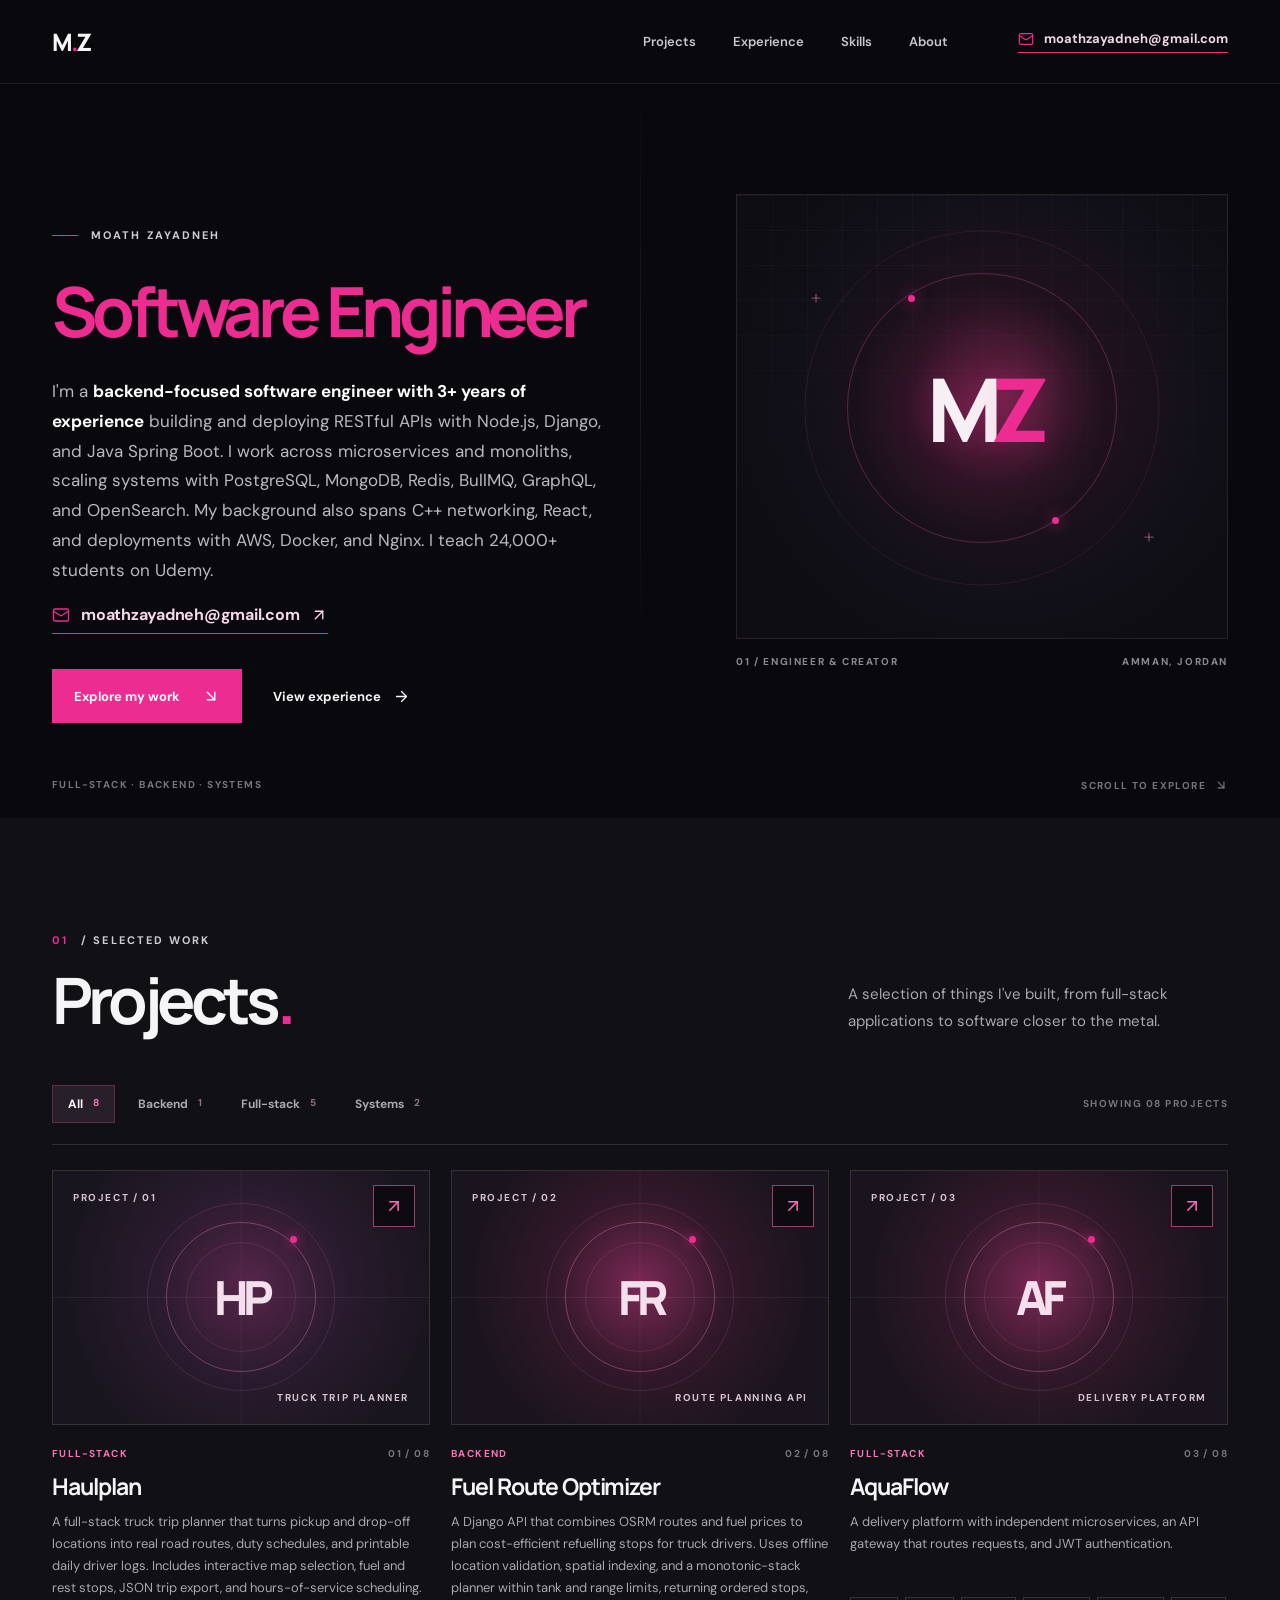
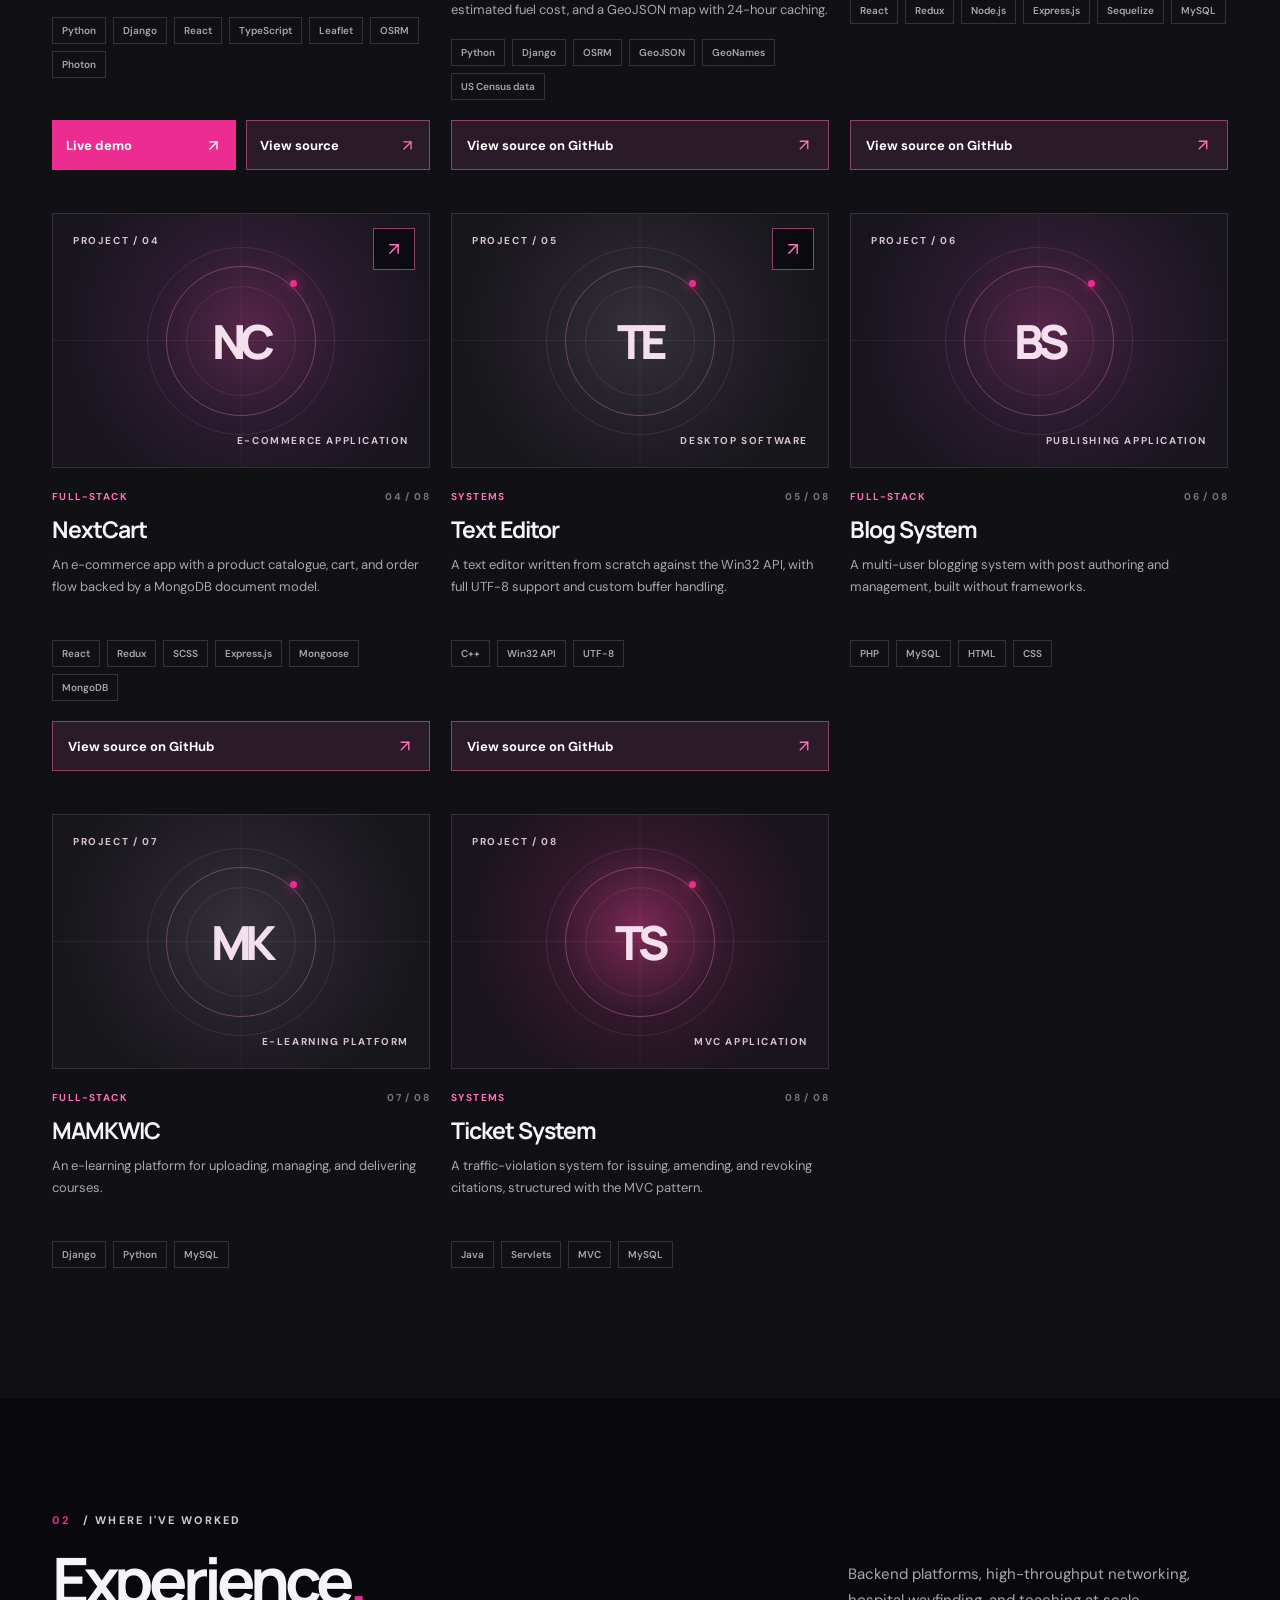
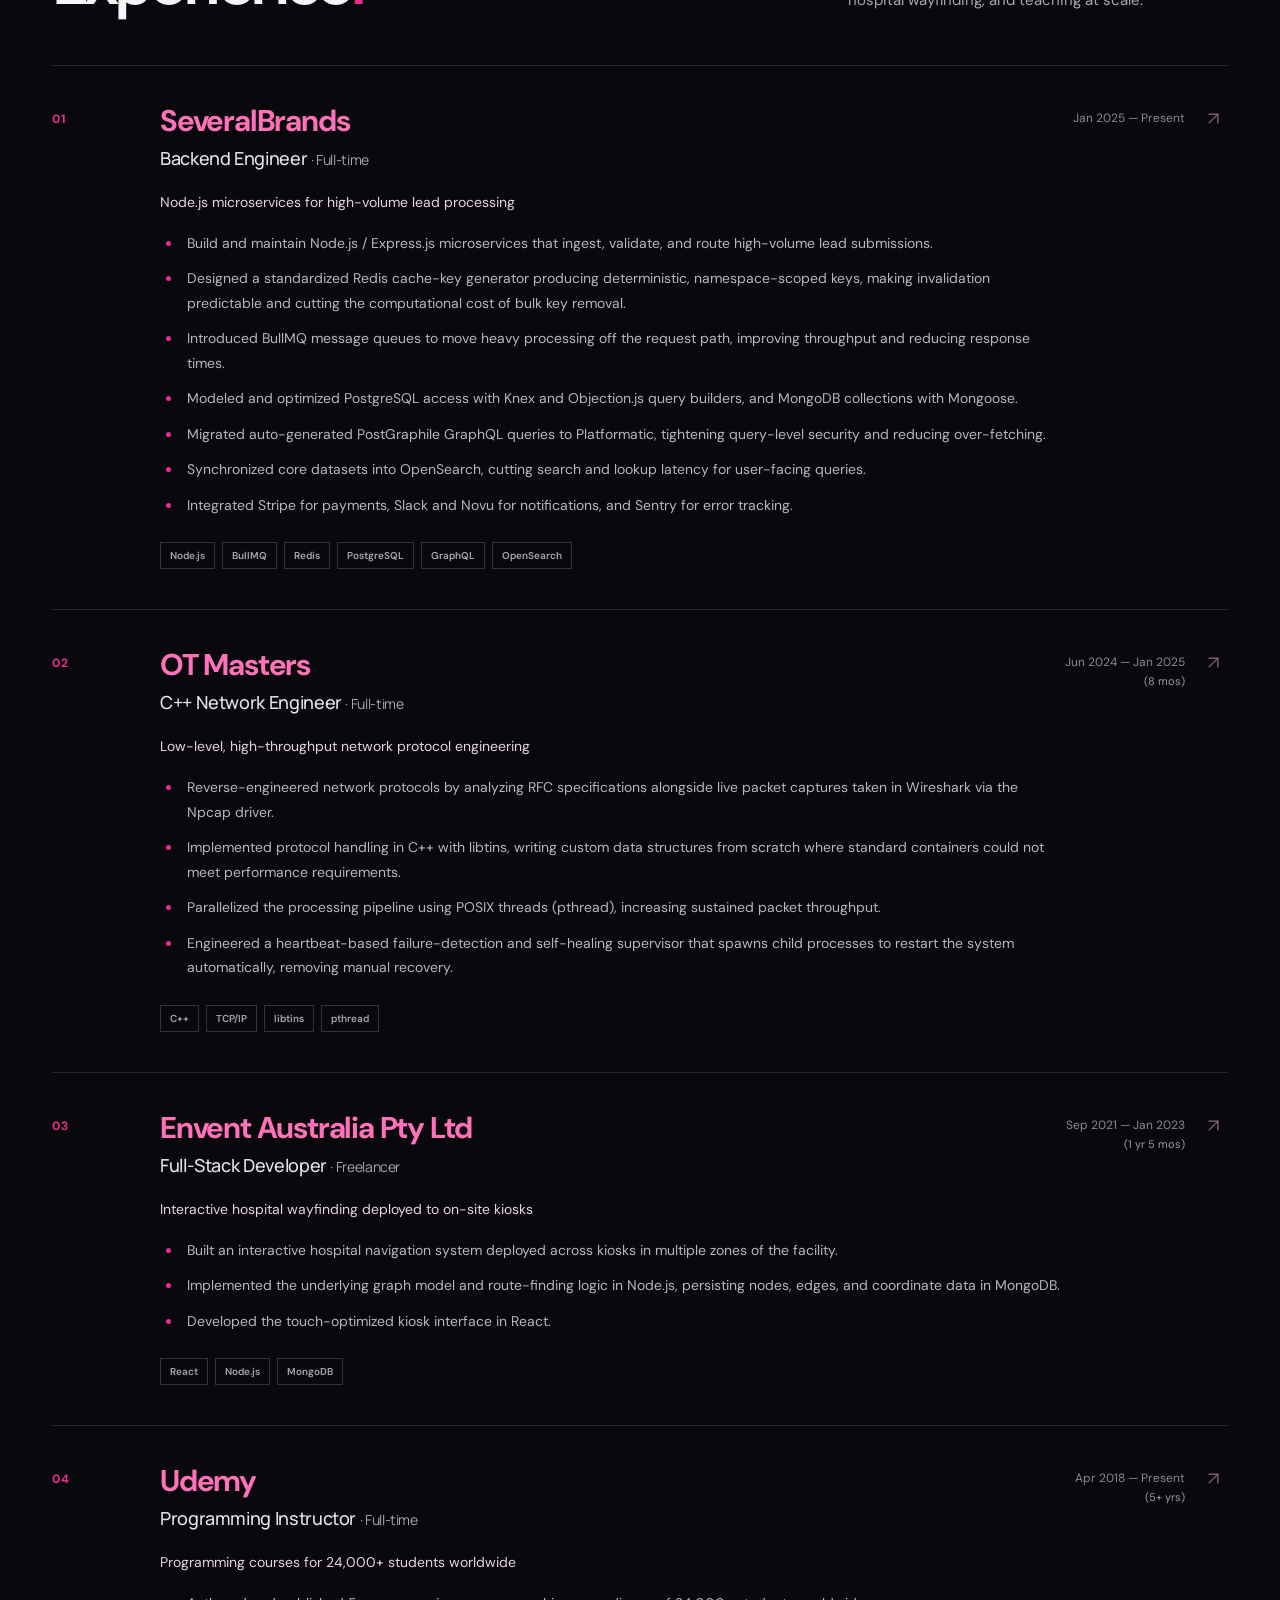
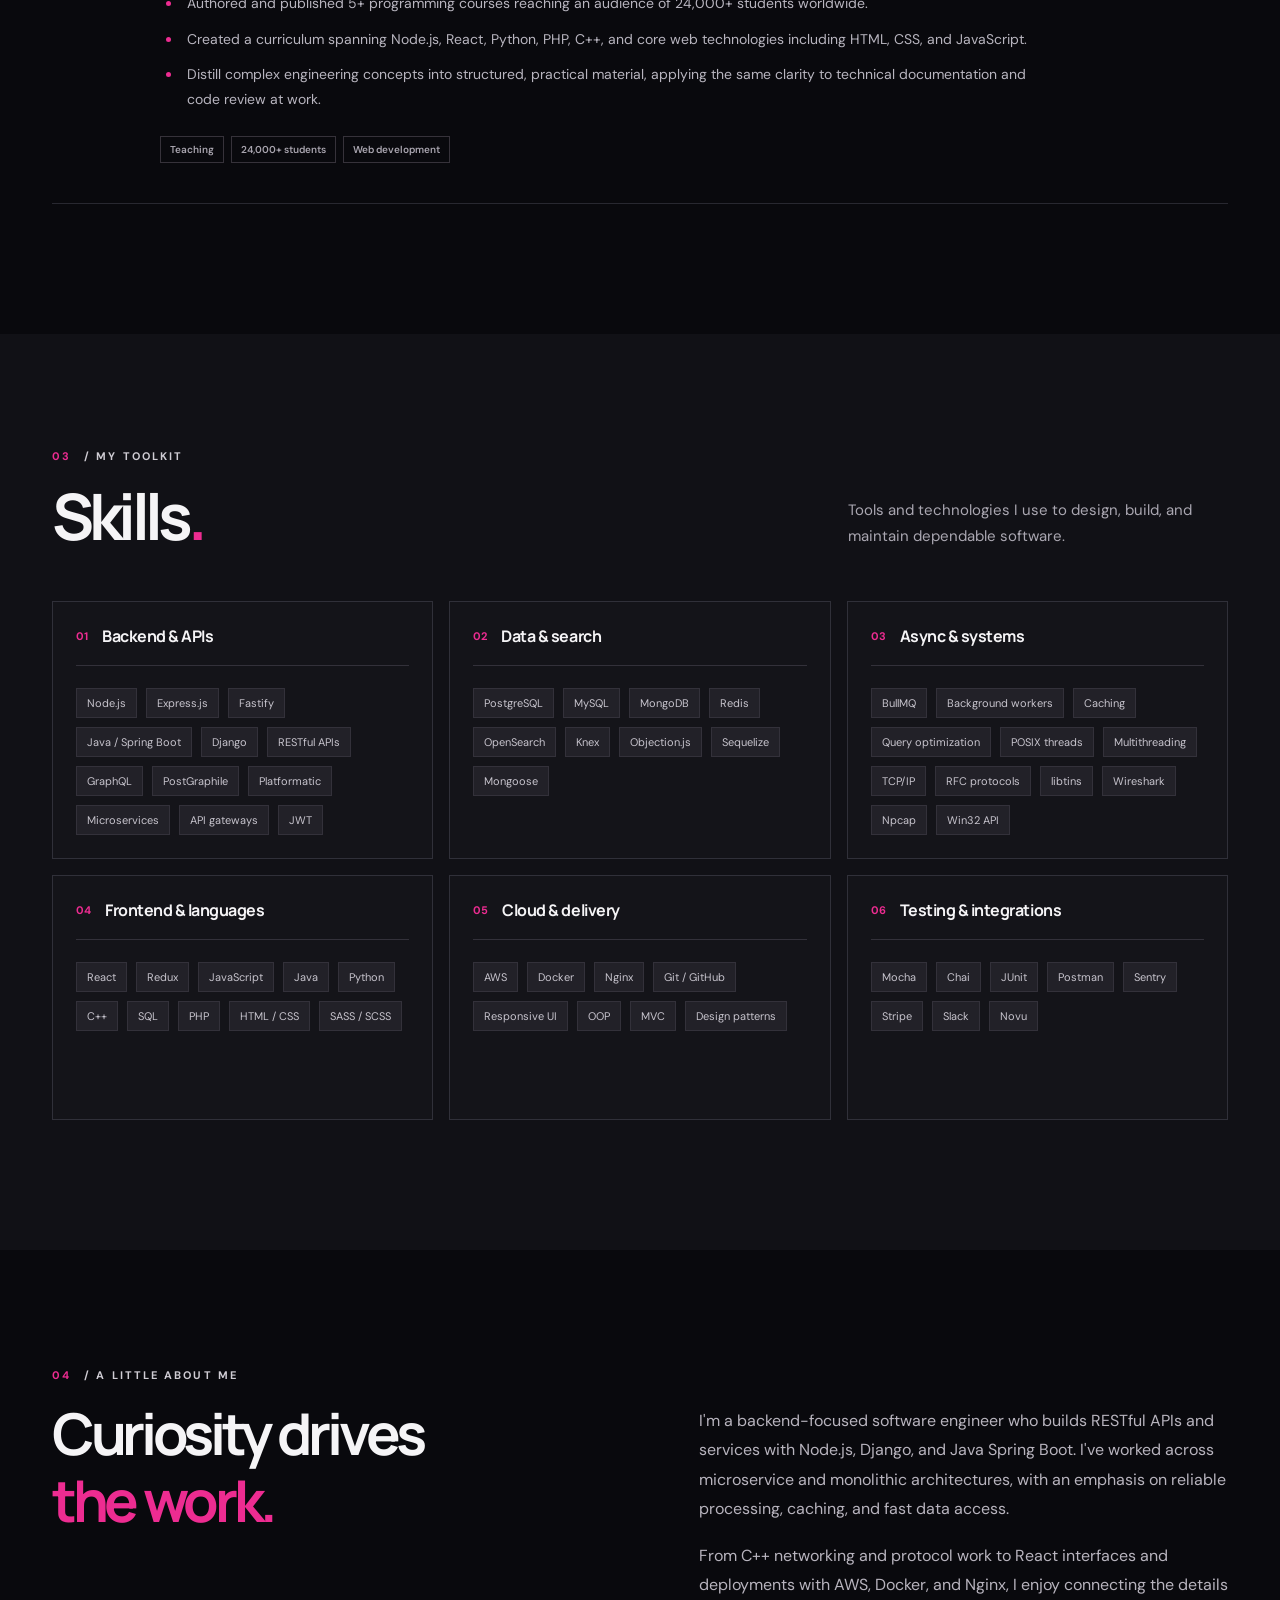
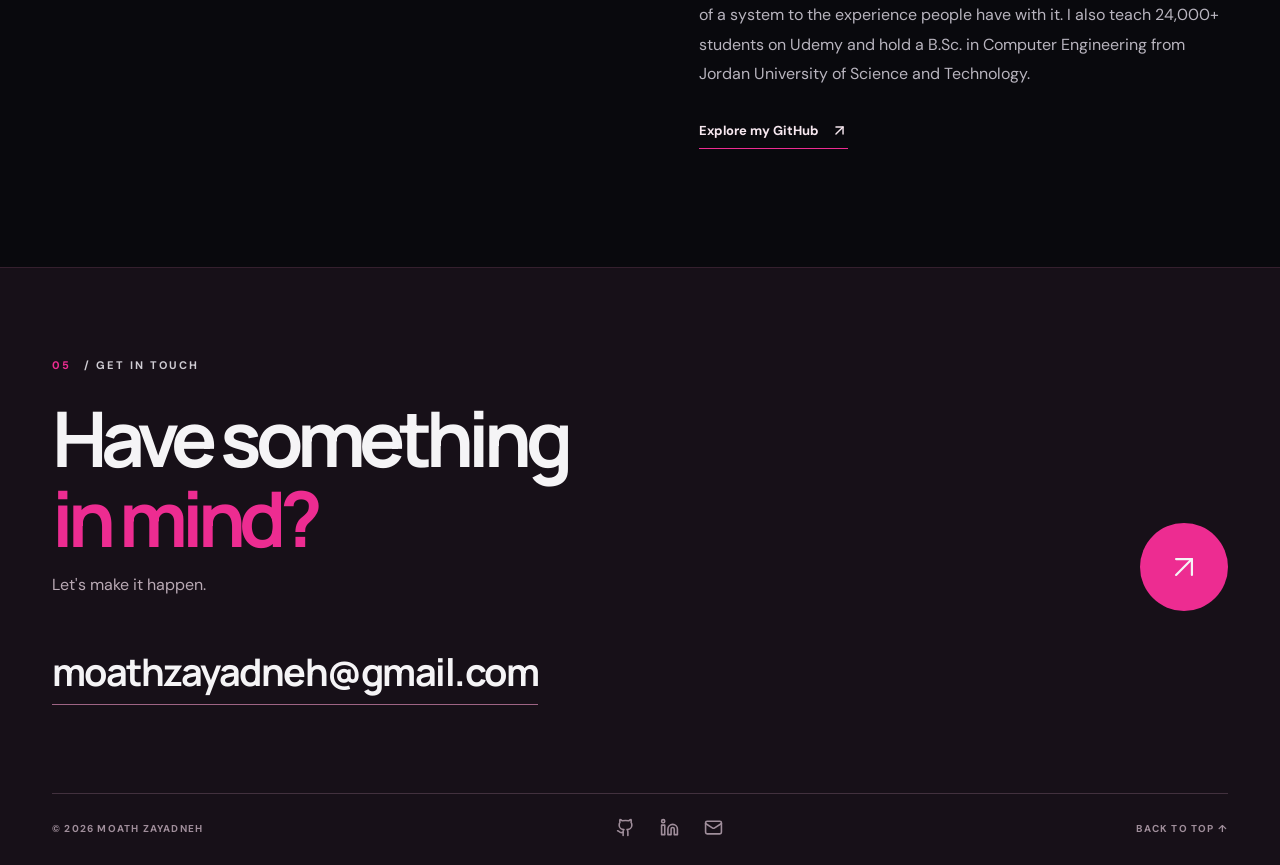
<file: index.html>
<!DOCTYPE html><!--J2eRm2tRLEDPCkis4_6Y3--><html lang="en"><head><meta charSet="utf-8"/><meta name="viewport" content="width=device-width, initial-scale=1"/><link rel="stylesheet" href="/_next/static/css/fc22c8ac8a5355f7.css" data-precedence="next"/><link rel="preload" as="script" fetchPriority="low" href="/_next/static/chunks/webpack-2bc309fe597aff29.js"/><script src="/_next/static/chunks/4bd1b696-c023c6e3521b1417.js" async=""></script><script src="/_next/static/chunks/255-f7c4c205ddd80098.js" async=""></script><script src="/_next/static/chunks/main-app-8c0dd2431a1d5686.js" async=""></script><script src="/_next/static/chunks/app/layout-16c188eff5490cf4.js" async=""></script><script src="/_next/static/chunks/app/page-e37c0af3d622f3b2.js" async=""></script><title>Moath Zayadneh — Software Engineer</title><meta name="description" content="Portfolio of Moath Zayadneh, a software engineer building RESTful APIs and backend systems with Node.js, Django, and Spring Boot, alongside C++ networking and React."/><meta property="og:title" content="Moath Zayadneh — Software Engineer"/><meta property="og:description" content="RESTful APIs, backend systems, C++ networking, and React interfaces."/><meta property="og:type" content="website"/><meta name="twitter:card" content="summary"/><meta name="twitter:title" content="Moath Zayadneh — Software Engineer"/><meta name="twitter:description" content="RESTful APIs, backend systems, C++ networking, and React interfaces."/><link rel="icon" href="/favicon.svg"/><script src="/_next/static/chunks/polyfills-42372ed130431b0a.js" noModule=""></script></head><body><div hidden=""><!--$--><!--/$--></div><main><a class="skip-link" href="#content">Skip to content</a><header class="site-header"><div class="shell header-inner"><a class="brand" href="#top" aria-label="Moath Zayadneh, back to top">M<span>.</span>Z</a><nav class="desktop-nav" aria-label="Main navigation"><a href="#projects">Projects</a><a href="#experience">Experience</a><a href="#skills">Skills</a><a href="#about">About</a></nav><a class="header-email" href="mailto:moathzayadneh@gmail.com"><svg xmlns="http://www.w3.org/2000/svg" width="16" height="16" viewBox="0 0 24 24" fill="none" stroke="currentColor" stroke-width="1.8" stroke-linecap="round" stroke-linejoin="round" class="lucide lucide-mail"><rect width="20" height="16" x="2" y="4" rx="2"></rect><path d="m22 7-8.97 5.7a1.94 1.94 0 0 1-2.06 0L2 7"></path></svg> moathzayadneh@gmail.com</a><button class="menu-button" type="button" aria-label="Open menu" aria-expanded="false"><svg xmlns="http://www.w3.org/2000/svg" width="24" height="24" viewBox="0 0 24 24" fill="none" stroke="currentColor" stroke-width="2" stroke-linecap="round" stroke-linejoin="round" class="lucide lucide-menu"><line x1="4" x2="20" y1="12" y2="12"></line><line x1="4" x2="20" y1="6" y2="6"></line><line x1="4" x2="20" y1="18" y2="18"></line></svg></button></div></header><div id="content"><section class="hero shell" id="top" aria-labelledby="hero-title"><div class="hero-content"><div class="eyebrow"><span class="eyebrow-line"></span> MOATH ZAYADNEH</div><h1 id="hero-title">Software Engineer</h1><p class="hero-lead">I&#x27;m a <strong>backend-focused software engineer with 3+ years of experience</strong> building and deploying RESTful APIs with Node.js, Django, and Java Spring Boot. I work across microservices and monoliths, scaling systems with PostgreSQL, MongoDB, Redis, BullMQ, GraphQL, and OpenSearch. My background also spans C++ networking, React, and deployments with AWS, Docker, and Nginx. I teach 24,000+ students on Udemy.</p><a class="hero-email" href="mailto:moathzayadneh@gmail.com"><svg xmlns="http://www.w3.org/2000/svg" width="18" height="18" viewBox="0 0 24 24" fill="none" stroke="currentColor" stroke-width="1.8" stroke-linecap="round" stroke-linejoin="round" class="lucide lucide-mail"><rect width="20" height="16" x="2" y="4" rx="2"></rect><path d="m22 7-8.97 5.7a1.94 1.94 0 0 1-2.06 0L2 7"></path></svg> moathzayadneh@gmail.com <svg xmlns="http://www.w3.org/2000/svg" width="18" height="18" viewBox="0 0 24 24" fill="none" stroke="currentColor" stroke-width="1.8" stroke-linecap="round" stroke-linejoin="round" class="lucide lucide-arrow-up-right"><path d="M7 7h10v10"></path><path d="M7 17 17 7"></path></svg></a><div class="hero-actions"><a class="button button-primary" href="#projects">Explore my work <svg xmlns="http://www.w3.org/2000/svg" width="18" height="18" viewBox="0 0 24 24" fill="none" stroke="currentColor" stroke-width="1.8" stroke-linecap="round" stroke-linejoin="round" class="lucide lucide-arrow-down-right"><path d="m7 7 10 10"></path><path d="M17 7v10H7"></path></svg></a><a class="text-link" href="#experience">View experience <svg xmlns="http://www.w3.org/2000/svg" width="17" height="17" viewBox="0 0 24 24" fill="none" stroke="currentColor" stroke-width="1.8" stroke-linecap="round" stroke-linejoin="round" class="lucide lucide-arrow-right"><path d="M5 12h14"></path><path d="m12 5 7 7-7 7"></path></svg></a></div></div><div class="hero-aside" aria-hidden="true"><div class="hero-art"><div class="art-ring art-ring-one"></div><div class="art-ring art-ring-two"></div><div class="art-core">M<span>Z</span></div><span class="art-cross art-cross-one">+</span><span class="art-cross art-cross-two">+</span></div><div class="hero-art-caption"><span>01 / ENGINEER &amp; CREATOR</span><span>AMMAN, JORDAN</span></div></div><div class="hero-bottom"><span>FULL-STACK · BACKEND · SYSTEMS</span><span>SCROLL TO EXPLORE <svg xmlns="http://www.w3.org/2000/svg" width="14" height="14" viewBox="0 0 24 24" fill="none" stroke="currentColor" stroke-width="2" stroke-linecap="round" stroke-linejoin="round" class="lucide lucide-arrow-down-right"><path d="m7 7 10 10"></path><path d="M17 7v10H7"></path></svg></span></div></section><section class="section section-projects" id="projects" aria-labelledby="projects-title"><div class="shell"><div class="section-heading"><div><p class="section-kicker"><span>01</span> / SELECTED WORK</p><h2 id="projects-title">Projects<span class="accent-dot">.</span></h2></div><p class="section-intro">A selection of things I&#x27;ve built, from full-stack applications to software closer to the metal.</p></div><div class="project-toolbar"><div class="filters" role="group" aria-label="Filter projects"><button type="button" class="filter active" aria-pressed="true">All<span>8</span></button><button type="button" class="filter" aria-pressed="false">Backend<span>1</span></button><button type="button" class="filter" aria-pressed="false">Full-stack<span>5</span></button><button type="button" class="filter" aria-pressed="false">Systems<span>2</span></button></div><span class="results-count">SHOWING <!-- -->08<!-- --> PROJECTS</span></div><div class="project-grid"><article class="project-card project-card-with-demo"><a class="project-card-link" href="https://haulplan.vercel.app/" target="_blank" rel="noopener noreferrer" aria-label="Visit Haulplan live website (opens in a new tab)"><div class="project-visual tone-plum"><span class="visual-index">PROJECT / <!-- -->01</span><span class="visual-link-indicator" aria-hidden="true"><svg xmlns="http://www.w3.org/2000/svg" width="20" height="20" viewBox="0 0 24 24" fill="none" stroke="currentColor" stroke-width="1.8" stroke-linecap="round" stroke-linejoin="round" class="lucide lucide-arrow-up-right"><path d="M7 7h10v10"></path><path d="M7 17 17 7"></path></svg></span><div class="project-glyph"><span>HP</span><i></i></div><span class="visual-kind">Truck trip planner</span></div><div class="project-meta"><span>FULL-STACK</span><span>01<!-- --> / 0<!-- -->8</span></div><h3>Haulplan</h3><p>A full-stack truck trip planner that turns pickup and drop-off locations into real road routes, duty schedules, and printable daily driver logs. Includes interactive map selection, fuel and rest stops, JSON trip export, and hours-of-service scheduling.</p><div class="tag-list"><span>Python</span><span>Django</span><span>React</span><span>TypeScript</span><span>Leaflet</span><span>OSRM</span><span>Photon</span></div></a><div class="project-actions"><a class="project-demo" href="https://haulplan.vercel.app/" target="_blank" rel="noopener noreferrer" aria-label="Open Haulplan live demo (opens in a new tab)">Live demo <svg xmlns="http://www.w3.org/2000/svg" width="17" height="17" viewBox="0 0 24 24" fill="none" stroke="currentColor" stroke-width="1.8" stroke-linecap="round" stroke-linejoin="round" class="lucide lucide-arrow-up-right"><path d="M7 7h10v10"></path><path d="M7 17 17 7"></path></svg></a><a class="project-repository" href="https://github.com/themud2001/haulplan" target="_blank" rel="noopener noreferrer" aria-label="View Haulplan source code on GitHub (opens in a new tab)">View source <svg xmlns="http://www.w3.org/2000/svg" width="17" height="17" viewBox="0 0 24 24" fill="none" stroke="currentColor" stroke-width="1.8" stroke-linecap="round" stroke-linejoin="round" class="lucide lucide-arrow-up-right"><path d="M7 7h10v10"></path><path d="M7 17 17 7"></path></svg></a></div></article><article class="project-card"><a class="project-card-link" href="https://github.com/themud2001/fuel-route-optimizer" target="_blank" rel="noopener noreferrer" aria-label="View Fuel Route Optimizer source code on GitHub (opens in a new tab)"><div class="project-visual tone-pink"><span class="visual-index">PROJECT / <!-- -->02</span><span class="visual-link-indicator" aria-hidden="true"><svg xmlns="http://www.w3.org/2000/svg" width="20" height="20" viewBox="0 0 24 24" fill="none" stroke="currentColor" stroke-width="1.8" stroke-linecap="round" stroke-linejoin="round" class="lucide lucide-arrow-up-right"><path d="M7 7h10v10"></path><path d="M7 17 17 7"></path></svg></span><div class="project-glyph"><span>FR</span><i></i></div><span class="visual-kind">Route planning API</span></div><div class="project-meta"><span>BACKEND</span><span>02<!-- --> / 0<!-- -->8</span></div><h3>Fuel Route Optimizer</h3><p>A Django API that combines OSRM routes and fuel prices to plan cost-efficient refuelling stops for truck drivers. Uses offline location validation, spatial indexing, and a monotonic-stack planner within tank and range limits, returning ordered stops, estimated fuel cost, and a GeoJSON map with 24-hour caching.</p><div class="tag-list"><span>Python</span><span>Django</span><span>OSRM</span><span>GeoJSON</span><span>GeoNames</span><span>US Census data</span></div><span class="project-source">View source on GitHub <svg xmlns="http://www.w3.org/2000/svg" width="18" height="18" viewBox="0 0 24 24" fill="none" stroke="currentColor" stroke-width="1.8" stroke-linecap="round" stroke-linejoin="round" class="lucide lucide-arrow-up-right"><path d="M7 7h10v10"></path><path d="M7 17 17 7"></path></svg></span></a></article><article class="project-card"><a class="project-card-link" href="https://github.com/themud2001/Graduation-Project" target="_blank" rel="noopener noreferrer" aria-label="View AquaFlow source code on GitHub (opens in a new tab)"><div class="project-visual tone-pink"><span class="visual-index">PROJECT / <!-- -->03</span><span class="visual-link-indicator" aria-hidden="true"><svg xmlns="http://www.w3.org/2000/svg" width="20" height="20" viewBox="0 0 24 24" fill="none" stroke="currentColor" stroke-width="1.8" stroke-linecap="round" stroke-linejoin="round" class="lucide lucide-arrow-up-right"><path d="M7 7h10v10"></path><path d="M7 17 17 7"></path></svg></span><div class="project-glyph"><span>AF</span><i></i></div><span class="visual-kind">Delivery platform</span></div><div class="project-meta"><span>FULL-STACK</span><span>03<!-- --> / 0<!-- -->8</span></div><h3>AquaFlow</h3><p>A delivery platform with independent microservices, an API gateway that routes requests, and JWT authentication.</p><div class="tag-list"><span>React</span><span>Redux</span><span>Node.js</span><span>Express.js</span><span>Sequelize</span><span>MySQL</span></div><span class="project-source">View source on GitHub <svg xmlns="http://www.w3.org/2000/svg" width="18" height="18" viewBox="0 0 24 24" fill="none" stroke="currentColor" stroke-width="1.8" stroke-linecap="round" stroke-linejoin="round" class="lucide lucide-arrow-up-right"><path d="M7 7h10v10"></path><path d="M7 17 17 7"></path></svg></span></a></article><article class="project-card"><a class="project-card-link" href="https://github.com/themud2001/eCommerce" target="_blank" rel="noopener noreferrer" aria-label="View NextCart source code on GitHub (opens in a new tab)"><div class="project-visual tone-plum"><span class="visual-index">PROJECT / <!-- -->04</span><span class="visual-link-indicator" aria-hidden="true"><svg xmlns="http://www.w3.org/2000/svg" width="20" height="20" viewBox="0 0 24 24" fill="none" stroke="currentColor" stroke-width="1.8" stroke-linecap="round" stroke-linejoin="round" class="lucide lucide-arrow-up-right"><path d="M7 7h10v10"></path><path d="M7 17 17 7"></path></svg></span><div class="project-glyph"><span>NC</span><i></i></div><span class="visual-kind">E-commerce application</span></div><div class="project-meta"><span>FULL-STACK</span><span>04<!-- --> / 0<!-- -->8</span></div><h3>NextCart</h3><p>An e-commerce app with a product catalogue, cart, and order flow backed by a MongoDB document model.</p><div class="tag-list"><span>React</span><span>Redux</span><span>SCSS</span><span>Express.js</span><span>Mongoose</span><span>MongoDB</span></div><span class="project-source">View source on GitHub <svg xmlns="http://www.w3.org/2000/svg" width="18" height="18" viewBox="0 0 24 24" fill="none" stroke="currentColor" stroke-width="1.8" stroke-linecap="round" stroke-linejoin="round" class="lucide lucide-arrow-up-right"><path d="M7 7h10v10"></path><path d="M7 17 17 7"></path></svg></span></a></article><article class="project-card"><a class="project-card-link" href="https://github.com/themud2001/TextEditor" target="_blank" rel="noopener noreferrer" aria-label="View Text Editor source code on GitHub (opens in a new tab)"><div class="project-visual tone-graphite"><span class="visual-index">PROJECT / <!-- -->05</span><span class="visual-link-indicator" aria-hidden="true"><svg xmlns="http://www.w3.org/2000/svg" width="20" height="20" viewBox="0 0 24 24" fill="none" stroke="currentColor" stroke-width="1.8" stroke-linecap="round" stroke-linejoin="round" class="lucide lucide-arrow-up-right"><path d="M7 7h10v10"></path><path d="M7 17 17 7"></path></svg></span><div class="project-glyph"><span>TE</span><i></i></div><span class="visual-kind">Desktop software</span></div><div class="project-meta"><span>SYSTEMS</span><span>05<!-- --> / 0<!-- -->8</span></div><h3>Text Editor</h3><p>A text editor written from scratch against the Win32 API, with full UTF-8 support and custom buffer handling.</p><div class="tag-list"><span>C++</span><span>Win32 API</span><span>UTF-8</span></div><span class="project-source">View source on GitHub <svg xmlns="http://www.w3.org/2000/svg" width="18" height="18" viewBox="0 0 24 24" fill="none" stroke="currentColor" stroke-width="1.8" stroke-linecap="round" stroke-linejoin="round" class="lucide lucide-arrow-up-right"><path d="M7 7h10v10"></path><path d="M7 17 17 7"></path></svg></span></a></article><article class="project-card"><div class="project-visual tone-plum"><span class="visual-index">PROJECT / <!-- -->06</span><div class="project-glyph"><span>BS</span><i></i></div><span class="visual-kind">Publishing application</span></div><div class="project-meta"><span>FULL-STACK</span><span>06<!-- --> / 0<!-- -->8</span></div><h3>Blog System</h3><p>A multi-user blogging system with post authoring and management, built without frameworks.</p><div class="tag-list"><span>PHP</span><span>MySQL</span><span>HTML</span><span>CSS</span></div></article><article class="project-card"><div class="project-visual tone-graphite"><span class="visual-index">PROJECT / <!-- -->07</span><div class="project-glyph"><span>MK</span><i></i></div><span class="visual-kind">E-learning platform</span></div><div class="project-meta"><span>FULL-STACK</span><span>07<!-- --> / 0<!-- -->8</span></div><h3>MAMKWIC</h3><p>An e-learning platform for uploading, managing, and delivering courses.</p><div class="tag-list"><span>Django</span><span>Python</span><span>MySQL</span></div></article><article class="project-card"><div class="project-visual tone-pink"><span class="visual-index">PROJECT / <!-- -->08</span><div class="project-glyph"><span>TS</span><i></i></div><span class="visual-kind">MVC application</span></div><div class="project-meta"><span>SYSTEMS</span><span>08<!-- --> / 0<!-- -->8</span></div><h3>Ticket System</h3><p>A traffic-violation system for issuing, amending, and revoking citations, structured with the MVC pattern.</p><div class="tag-list"><span>Java</span><span>Servlets</span><span>MVC</span><span>MySQL</span></div></article></div></div></section><section class="section section-experience" id="experience" aria-labelledby="experience-title"><div class="shell"><div class="section-heading"><div><p class="section-kicker"><span>02</span> / WHERE I&#x27;VE WORKED</p><h2 id="experience-title">Experience<span class="accent-dot">.</span></h2></div><p class="section-intro">Backend platforms, high-throughput networking, hospital wayfinding, and teaching at scale.</p></div><div class="experience-list"><article class="experience-item"><div class="experience-index">0<!-- -->1</div><div class="experience-main"><div class="experience-title-row"><div><p class="experience-company">SeveralBrands</p><h3>Backend Engineer<!-- --> <span class="experience-employment">· <!-- -->Full-time</span></h3></div><span class="experience-period">Jan 2025 — Present</span></div><p class="experience-focus">Node.js microservices for high-volume lead processing</p><ul class="experience-description"><li>Build and maintain Node.js / Express.js microservices that ingest, validate, and route high-volume lead submissions.</li><li>Designed a standardized Redis cache-key generator producing deterministic, namespace-scoped keys, making invalidation predictable and cutting the computational cost of bulk key removal.</li><li>Introduced BullMQ message queues to move heavy processing off the request path, improving throughput and reducing response times.</li><li>Modeled and optimized PostgreSQL access with Knex and Objection.js query builders, and MongoDB collections with Mongoose.</li><li>Migrated auto-generated PostGraphile GraphQL queries to Platformatic, tightening query-level security and reducing over-fetching.</li><li>Synchronized core datasets into OpenSearch, cutting search and lookup latency for user-facing queries.</li><li>Integrated Stripe for payments, Slack and Novu for notifications, and Sentry for error tracking.</li></ul><div class="tag-list"><span>Node.js</span><span>BullMQ</span><span>Redis</span><span>PostgreSQL</span><span>GraphQL</span><span>OpenSearch</span></div></div><svg xmlns="http://www.w3.org/2000/svg" width="21" height="21" viewBox="0 0 24 24" fill="none" stroke="currentColor" stroke-width="1.5" stroke-linecap="round" stroke-linejoin="round" class="lucide lucide-arrow-up-right experience-arrow"><path d="M7 7h10v10"></path><path d="M7 17 17 7"></path></svg></article><article class="experience-item"><div class="experience-index">0<!-- -->2</div><div class="experience-main"><div class="experience-title-row"><div><p class="experience-company">OT Masters</p><h3>C++ Network Engineer<!-- --> <span class="experience-employment">· <!-- -->Full-time</span></h3></div><span class="experience-period">Jun 2024 — Jan 2025<small>(<!-- -->8 mos<!-- -->)</small></span></div><p class="experience-focus">Low-level, high-throughput network protocol engineering</p><ul class="experience-description"><li>Reverse-engineered network protocols by analyzing RFC specifications alongside live packet captures taken in Wireshark via the Npcap driver.</li><li>Implemented protocol handling in C++ with libtins, writing custom data structures from scratch where standard containers could not meet performance requirements.</li><li>Parallelized the processing pipeline using POSIX threads (pthread), increasing sustained packet throughput.</li><li>Engineered a heartbeat-based failure-detection and self-healing supervisor that spawns child processes to restart the system automatically, removing manual recovery.</li></ul><div class="tag-list"><span>C++</span><span>TCP/IP</span><span>libtins</span><span>pthread</span></div></div><svg xmlns="http://www.w3.org/2000/svg" width="21" height="21" viewBox="0 0 24 24" fill="none" stroke="currentColor" stroke-width="1.5" stroke-linecap="round" stroke-linejoin="round" class="lucide lucide-arrow-up-right experience-arrow"><path d="M7 7h10v10"></path><path d="M7 17 17 7"></path></svg></article><article class="experience-item"><div class="experience-index">0<!-- -->3</div><div class="experience-main"><div class="experience-title-row"><div><p class="experience-company">Envent Australia Pty Ltd</p><h3>Full-Stack Developer<!-- --> <span class="experience-employment">· <!-- -->Freelancer</span></h3></div><span class="experience-period">Sep 2021 — Jan 2023<small>(<!-- -->1 yr 5 mos<!-- -->)</small></span></div><p class="experience-focus">Interactive hospital wayfinding deployed to on-site kiosks</p><ul class="experience-description"><li>Built an interactive hospital navigation system deployed across kiosks in multiple zones of the facility.</li><li>Implemented the underlying graph model and route-finding logic in Node.js, persisting nodes, edges, and coordinate data in MongoDB.</li><li>Developed the touch-optimized kiosk interface in React.</li></ul><div class="tag-list"><span>React</span><span>Node.js</span><span>MongoDB</span></div></div><svg xmlns="http://www.w3.org/2000/svg" width="21" height="21" viewBox="0 0 24 24" fill="none" stroke="currentColor" stroke-width="1.5" stroke-linecap="round" stroke-linejoin="round" class="lucide lucide-arrow-up-right experience-arrow"><path d="M7 7h10v10"></path><path d="M7 17 17 7"></path></svg></article><article class="experience-item"><div class="experience-index">0<!-- -->4</div><div class="experience-main"><div class="experience-title-row"><div><p class="experience-company">Udemy</p><h3>Programming Instructor<!-- --> <span class="experience-employment">· <!-- -->Full-time</span></h3></div><span class="experience-period">Apr 2018 — Present<small>(<!-- -->5+ yrs<!-- -->)</small></span></div><p class="experience-focus">Programming courses for 24,000+ students worldwide</p><ul class="experience-description"><li>Authored and published 5+ programming courses reaching an audience of 24,000+ students worldwide.</li><li>Created a curriculum spanning Node.js, React, Python, PHP, C++, and core web technologies including HTML, CSS, and JavaScript.</li><li>Distill complex engineering concepts into structured, practical material, applying the same clarity to technical documentation and code review at work.</li></ul><div class="tag-list"><span>Teaching</span><span>24,000+ students</span><span>Web development</span></div></div><svg xmlns="http://www.w3.org/2000/svg" width="21" height="21" viewBox="0 0 24 24" fill="none" stroke="currentColor" stroke-width="1.5" stroke-linecap="round" stroke-linejoin="round" class="lucide lucide-arrow-up-right experience-arrow"><path d="M7 7h10v10"></path><path d="M7 17 17 7"></path></svg></article></div></div></section><section class="section section-skills" id="skills" aria-labelledby="skills-title"><div class="shell"><div class="section-heading"><div><p class="section-kicker"><span>03</span> / MY TOOLKIT</p><h2 id="skills-title">Skills<span class="accent-dot">.</span></h2></div><p class="section-intro">Tools and technologies I use to design, build, and maintain dependable software.</p></div><div class="skills-grid"><div class="skill-group"><div class="skill-group-head"><span>0<!-- -->1</span><h3>Backend &amp; APIs</h3></div><div class="skill-items"><span>Node.js</span><span>Express.js</span><span>Fastify</span><span>Java / Spring Boot</span><span>Django</span><span>RESTful APIs</span><span>GraphQL</span><span>PostGraphile</span><span>Platformatic</span><span>Microservices</span><span>API gateways</span><span>JWT</span></div></div><div class="skill-group"><div class="skill-group-head"><span>0<!-- -->2</span><h3>Data &amp; search</h3></div><div class="skill-items"><span>PostgreSQL</span><span>MySQL</span><span>MongoDB</span><span>Redis</span><span>OpenSearch</span><span>Knex</span><span>Objection.js</span><span>Sequelize</span><span>Mongoose</span></div></div><div class="skill-group"><div class="skill-group-head"><span>0<!-- -->3</span><h3>Async &amp; systems</h3></div><div class="skill-items"><span>BullMQ</span><span>Background workers</span><span>Caching</span><span>Query optimization</span><span>POSIX threads</span><span>Multithreading</span><span>TCP/IP</span><span>RFC protocols</span><span>libtins</span><span>Wireshark</span><span>Npcap</span><span>Win32 API</span></div></div><div class="skill-group"><div class="skill-group-head"><span>0<!-- -->4</span><h3>Frontend &amp; languages</h3></div><div class="skill-items"><span>React</span><span>Redux</span><span>JavaScript</span><span>Java</span><span>Python</span><span>C++</span><span>SQL</span><span>PHP</span><span>HTML / CSS</span><span>SASS / SCSS</span></div></div><div class="skill-group"><div class="skill-group-head"><span>0<!-- -->5</span><h3>Cloud &amp; delivery</h3></div><div class="skill-items"><span>AWS</span><span>Docker</span><span>Nginx</span><span>Git / GitHub</span><span>Responsive UI</span><span>OOP</span><span>MVC</span><span>Design patterns</span></div></div><div class="skill-group"><div class="skill-group-head"><span>0<!-- -->6</span><h3>Testing &amp; integrations</h3></div><div class="skill-items"><span>Mocha</span><span>Chai</span><span>JUnit</span><span>Postman</span><span>Sentry</span><span>Stripe</span><span>Slack</span><span>Novu</span></div></div></div></div></section><section class="about-section" id="about" aria-labelledby="about-title"><div class="shell about-grid"><div><p class="section-kicker"><span>04</span> / A LITTLE ABOUT ME</p><h2 id="about-title">Curiosity drives<br/><em>the work.</em></h2></div><div class="about-copy"><p>I&#x27;m a backend-focused software engineer who builds RESTful APIs and services with Node.js, Django, and Java Spring Boot. I&#x27;ve worked across microservice and monolithic architectures, with an emphasis on reliable processing, caching, and fast data access.</p><p>From C++ networking and protocol work to React interfaces and deployments with AWS, Docker, and Nginx, I enjoy connecting the details of a system to the experience people have with it. I also teach 24,000+ students on Udemy and hold a B.Sc. in Computer Engineering from Jordan University of Science and Technology.</p><a class="text-link" href="https://github.com/themud2001" target="_blank" rel="noopener noreferrer">Explore my GitHub <svg xmlns="http://www.w3.org/2000/svg" width="17" height="17" viewBox="0 0 24 24" fill="none" stroke="currentColor" stroke-width="2" stroke-linecap="round" stroke-linejoin="round" class="lucide lucide-arrow-up-right"><path d="M7 7h10v10"></path><path d="M7 17 17 7"></path></svg></a></div></div></section><footer class="footer" id="contact"><div class="shell"><p class="section-kicker"><span>05</span> / GET IN TOUCH</p><div class="footer-main"><div><h2>Have something<br/><em>in mind?</em></h2><p>Let&#x27;s make it happen.</p></div><a class="footer-mail" href="mailto:moathzayadneh@gmail.com" aria-label="Email Moath Zayadneh"><svg xmlns="http://www.w3.org/2000/svg" width="38" height="38" viewBox="0 0 24 24" fill="none" stroke="currentColor" stroke-width="1.4" stroke-linecap="round" stroke-linejoin="round" class="lucide lucide-arrow-up-right"><path d="M7 7h10v10"></path><path d="M7 17 17 7"></path></svg></a></div><a class="email-link" href="mailto:moathzayadneh@gmail.com">moathzayadneh@gmail.com</a><div class="footer-bottom"><span>© <!-- -->2026<!-- --> MOATH ZAYADNEH</span><div><a href="https://github.com/themud2001" target="_blank" rel="noopener noreferrer" aria-label="GitHub"><svg xmlns="http://www.w3.org/2000/svg" width="19" height="19" viewBox="0 0 24 24" fill="none" stroke="currentColor" stroke-width="2" stroke-linecap="round" stroke-linejoin="round" class="lucide lucide-github"><path d="M15 22v-4a4.8 4.8 0 0 0-1-3.5c3 0 6-2 6-5.5.08-1.25-.27-2.48-1-3.5.28-1.15.28-2.35 0-3.5 0 0-1 0-3 1.5-2.64-.5-5.36-.5-8 0C6 2 5 2 5 2c-.3 1.15-.3 2.35 0 3.5A5.403 5.403 0 0 0 4 9c0 3.5 3 5.5 6 5.5-.39.49-.68 1.05-.85 1.65-.17.6-.22 1.23-.15 1.85v4"></path><path d="M9 18c-4.51 2-5-2-7-2"></path></svg></a><a href="https://www.linkedin.com/in/moath-zayadneh" target="_blank" rel="noopener noreferrer" aria-label="LinkedIn"><svg xmlns="http://www.w3.org/2000/svg" width="19" height="19" viewBox="0 0 24 24" fill="none" stroke="currentColor" stroke-width="2" stroke-linecap="round" stroke-linejoin="round" class="lucide lucide-linkedin"><path d="M16 8a6 6 0 0 1 6 6v7h-4v-7a2 2 0 0 0-2-2 2 2 0 0 0-2 2v7h-4v-7a6 6 0 0 1 6-6z"></path><rect width="4" height="12" x="2" y="9"></rect><circle cx="4" cy="4" r="2"></circle></svg></a><a href="mailto:moathzayadneh@gmail.com" aria-label="Email"><svg xmlns="http://www.w3.org/2000/svg" width="19" height="19" viewBox="0 0 24 24" fill="none" stroke="currentColor" stroke-width="2" stroke-linecap="round" stroke-linejoin="round" class="lucide lucide-mail"><rect width="20" height="16" x="2" y="4" rx="2"></rect><path d="m22 7-8.97 5.7a1.94 1.94 0 0 1-2.06 0L2 7"></path></svg></a></div><a href="#top">BACK TO TOP ↑</a></div></div></footer></div></main><!--$--><!--/$--><script src="/_next/static/chunks/webpack-2bc309fe597aff29.js" id="_R_" async=""></script><script>(self.__next_f=self.__next_f||[]).push([0])</script><script>self.__next_f.push([1,"1:\"$Sreact.fragment\"\n2:I[9766,[],\"\"]\n3:I[8924,[],\"\"]\n4:I[1402,[\"177\",\"static/chunks/app/layout-16c188eff5490cf4.js\"],\"\"]\n5:I[1959,[],\"ClientPageRoot\"]\n6:I[2603,[\"974\",\"static/chunks/app/page-e37c0af3d622f3b2.js\"],\"default\"]\n9:I[4431,[],\"OutletBoundary\"]\nb:I[5278,[],\"AsyncMetadataOutlet\"]\nd:I[4431,[],\"ViewportBoundary\"]\nf:I[4431,[],\"MetadataBoundary\"]\n10:\"$Sreact.suspense\"\n12:I[7150,[],\"\"]\n:HL[\"/_next/static/css/fc22c8ac8a5355f7.css\",\"style\"]\n"])</script><script>self.__next_f.push([1,"0:{\"P\":null,\"b\":\"J2eRm2tRLEDPCkis4-6Y3\",\"p\":\"\",\"c\":[\"\",\"\"],\"i\":false,\"f\":[[[\"\",{\"children\":[\"__PAGE__\",{}]},\"$undefined\",\"$undefined\",true],[\"\",[\"$\",\"$1\",\"c\",{\"children\":[[[\"$\",\"link\",\"0\",{\"rel\":\"stylesheet\",\"href\":\"/_next/static/css/fc22c8ac8a5355f7.css\",\"precedence\":\"next\",\"crossOrigin\":\"$undefined\",\"nonce\":\"$undefined\"}]],[\"$\",\"html\",null,{\"lang\":\"en\",\"children\":[\"$\",\"body\",null,{\"children\":[[\"$\",\"$L2\",null,{\"parallelRouterKey\":\"children\",\"error\":\"$undefined\",\"errorStyles\":\"$undefined\",\"errorScripts\":\"$undefined\",\"template\":[\"$\",\"$L3\",null,{}],\"templateStyles\":\"$undefined\",\"templateScripts\":\"$undefined\",\"notFound\":[[[\"$\",\"title\",null,{\"children\":\"404: This page could not be found.\"}],[\"$\",\"div\",null,{\"style\":{\"fontFamily\":\"system-ui,\\\"Segoe UI\\\",Roboto,Helvetica,Arial,sans-serif,\\\"Apple Color Emoji\\\",\\\"Segoe UI Emoji\\\"\",\"height\":\"100vh\",\"textAlign\":\"center\",\"display\":\"flex\",\"flexDirection\":\"column\",\"alignItems\":\"center\",\"justifyContent\":\"center\"},\"children\":[\"$\",\"div\",null,{\"children\":[[\"$\",\"style\",null,{\"dangerouslySetInnerHTML\":{\"__html\":\"body{color:#000;background:#fff;margin:0}.next-error-h1{border-right:1px solid rgba(0,0,0,.3)}@media (prefers-color-scheme:dark){body{color:#fff;background:#000}.next-error-h1{border-right:1px solid rgba(255,255,255,.3)}}\"}}],[\"$\",\"h1\",null,{\"className\":\"next-error-h1\",\"style\":{\"display\":\"inline-block\",\"margin\":\"0 20px 0 0\",\"padding\":\"0 23px 0 0\",\"fontSize\":24,\"fontWeight\":500,\"verticalAlign\":\"top\",\"lineHeight\":\"49px\"},\"children\":404}],[\"$\",\"div\",null,{\"style\":{\"display\":\"inline-block\"},\"children\":[\"$\",\"h2\",null,{\"style\":{\"fontSize\":14,\"fontWeight\":400,\"lineHeight\":\"49px\",\"margin\":0},\"children\":\"This page could not be found.\"}]}]]}]}]],[]],\"forbidden\":\"$undefined\",\"unauthorized\":\"$undefined\"}],[\"$\",\"$L4\",null,{\"id\":\"microsoft-clarity\",\"strategy\":\"afterInteractive\",\"children\":\"(function(c,l,a,r,i,t,y){\\n              c[a]=c[a]||function(){(c[a].q=c[a].q||[]).push(arguments)};\\n              t=l.createElement(r);t.async=1;t.src=\\\"https://www.clarity.ms/tag/\\\"+i;\\n              y=l.getElementsByTagName(r)[0];y.parentNode.insertBefore(t,y);\\n            })(window,document,\\\"clarity\\\",\\\"script\\\",\\\"yluak9k8fr\\\");\"}]]}]}]]}],{\"children\":[\"__PAGE__\",[\"$\",\"$1\",\"c\",{\"children\":[[\"$\",\"$L5\",null,{\"Component\":\"$6\",\"searchParams\":{},\"params\":{},\"promises\":[\"$@7\",\"$@8\"]}],null,[\"$\",\"$L9\",null,{\"children\":[\"$La\",[\"$\",\"$Lb\",null,{\"promise\":\"$@c\"}]]}]]}],{},null,false]},null,false],[\"$\",\"$1\",\"h\",{\"children\":[null,[[\"$\",\"$Ld\",null,{\"children\":\"$Le\"}],null],[\"$\",\"$Lf\",null,{\"children\":[\"$\",\"div\",null,{\"hidden\":true,\"children\":[\"$\",\"$10\",null,{\"fallback\":null,\"children\":\"$L11\"}]}]}]]}],false]],\"m\":\"$undefined\",\"G\":[\"$12\",[]],\"s\":false,\"S\":true}\n"])</script><script>self.__next_f.push([1,"7:{}\n8:\"$0:f:0:1:2:children:1:props:children:0:props:params\"\n"])</script><script>self.__next_f.push([1,"e:[[\"$\",\"meta\",\"0\",{\"charSet\":\"utf-8\"}],[\"$\",\"meta\",\"1\",{\"name\":\"viewport\",\"content\":\"width=device-width, initial-scale=1\"}]]\na:null\n"])</script><script>self.__next_f.push([1,"13:I[622,[],\"IconMark\"]\n"])</script><script>self.__next_f.push([1,"c:{\"metadata\":[[\"$\",\"title\",\"0\",{\"children\":\"Moath Zayadneh — Software Engineer\"}],[\"$\",\"meta\",\"1\",{\"name\":\"description\",\"content\":\"Portfolio of Moath Zayadneh, a software engineer building RESTful APIs and backend systems with Node.js, Django, and Spring Boot, alongside C++ networking and React.\"}],[\"$\",\"meta\",\"2\",{\"property\":\"og:title\",\"content\":\"Moath Zayadneh — Software Engineer\"}],[\"$\",\"meta\",\"3\",{\"property\":\"og:description\",\"content\":\"RESTful APIs, backend systems, C++ networking, and React interfaces.\"}],[\"$\",\"meta\",\"4\",{\"property\":\"og:type\",\"content\":\"website\"}],[\"$\",\"meta\",\"5\",{\"name\":\"twitter:card\",\"content\":\"summary\"}],[\"$\",\"meta\",\"6\",{\"name\":\"twitter:title\",\"content\":\"Moath Zayadneh — Software Engineer\"}],[\"$\",\"meta\",\"7\",{\"name\":\"twitter:description\",\"content\":\"RESTful APIs, backend systems, C++ networking, and React interfaces.\"}],[\"$\",\"link\",\"8\",{\"rel\":\"icon\",\"href\":\"/favicon.svg\"}],[\"$\",\"$L13\",\"9\",{}]],\"error\":null,\"digest\":\"$undefined\"}\n"])</script><script>self.__next_f.push([1,"11:\"$c:metadata\"\n"])</script></body></html>
</file>
<file: _next/static/css/fc22c8ac8a5355f7.css>
@import url("https://fonts.googleapis.com/css2?family=DM+Sans:wght@400;500;600;700&family=Manrope:wght@400;500;600;700;800&display=swap");:root{--bg:#09090d;--surface:#101016;--surface-2:#15151c;--line:#282830;--text:#f5f4f6;--muted:#a9a6b1;--dim:#72707b;--pink:#ed2c91;--pink-light:#ff71b8;--font-body:"DM Sans",Arial,sans-serif;--font-display:"Manrope",Arial,sans-serif}*{box-sizing:border-box}html{scroll-behavior:smooth}body{margin:0;background:var(--bg);color:var(--text);font-family:var(--font-body);-webkit-font-smoothing:antialiased}a,button{-webkit-tap-highlight-color:transparent}a{color:inherit;text-decoration:none}button{font:inherit}::selection{background:var(--pink);color:#fff}:focus-visible{outline:2px solid var(--pink-light);outline-offset:4px}.skip-link{position:absolute;z-index:100;left:16px;top:-60px;background:var(--pink);padding:12px 16px;color:#fff}.skip-link:focus{top:10px}.shell{width:min(100% - 104px,1320px);margin-inline:auto}.site-header{height:84px;border-bottom:1px solid rgba(255,255,255,.08);position:relative;z-index:10;background:rgba(9,9,13,.94)}.header-inner{height:100%;display:flex;align-items:center;justify-content:space-between;gap:30px}.brand{font-family:var(--font-display);font-size:24px;font-weight:800;letter-spacing:-.1em;white-space:nowrap}.brand span{color:var(--pink)}.desktop-nav{display:flex;align-items:center;gap:37px;margin-left:auto;margin-right:40px}.desktop-nav a{font-size:13px;font-weight:600;color:#c9c7cf;transition:color .2s}.desktop-nav a:hover,.text-link:hover{color:var(--pink-light)}.header-email{display:inline-flex;align-items:center;gap:10px;color:#f0d8e6;font-size:13px;font-weight:700;border-bottom:1px solid var(--pink);padding-bottom:5px;white-space:nowrap;transition:color .2s}.header-email svg{color:var(--pink)}.header-email:hover{color:var(--pink-light)}.menu-button,.mobile-nav{display:none}.hero{min-height:690px;display:grid;grid-template-columns:minmax(0,1.12fr) minmax(380px,.88fr);grid-column-gap:5%;column-gap:5%;position:relative;padding-top:110px;padding-bottom:95px}.hero:before{content:"";position:absolute;inset:0 auto auto 50%;height:560px;width:1px;background:linear-gradient(180deg,transparent,#24232b,transparent);opacity:.7}.hero-content{position:relative;z-index:1;padding-top:34px}.eyebrow,.section-kicker{font-size:11px;font-weight:700;letter-spacing:.19em;color:#cfccd3;display:flex;align-items:center;gap:13px}.eyebrow-line{height:1px;width:26px;background:var(--pink)}.section-kicker span{color:var(--pink)}h1,h2,h3,p{margin-top:0}h1,h2,h3{font-family:var(--font-display)}h1{font-size:clamp(60px,5.4vw,82px);font-weight:700;line-height:1.13;letter-spacing:-.074em;margin:30px 0 27px;white-space:nowrap}h1,h1 em,h2 em{color:var(--pink)}h1 em,h2 em{font-style:normal}.hero-lead{font-size:17px;line-height:1.75;color:#bbb8c2;max-width:555px;margin-bottom:19px}.hero-lead strong{color:#fff;font-weight:700}.hero-email{display:inline-flex;align-items:center;gap:11px;color:#f6d8e8;font-size:16px;font-weight:700;letter-spacing:-.015em;border-bottom:1px solid var(--pink);padding-bottom:8px;margin-bottom:35px;transition:color .2s}.hero-email svg:first-child{color:var(--pink)}.hero-email:hover{color:var(--pink-light)}.hero-actions{display:flex;align-items:center;gap:31px}.button{display:inline-flex;align-items:center;justify-content:center;gap:22px;min-height:54px;padding:0 22px;font-size:13px;font-weight:700;transition:transform .2s,background .2s}.button:hover{transform:translateY(-3px)}.button-primary{background:var(--pink);color:#fff}.button-primary:hover{background:#ff48a2}.text-link{display:inline-flex;align-items:center;gap:12px;font-size:13px;font-weight:700;transition:color .2s}.hero-aside{align-self:start;position:relative}.hero-art{height:445px;position:relative;overflow:hidden;border:1px solid #2a202b;background:radial-gradient(circle at 54% 45%,#542039 0,#21121e 26%,#111018 57%,#0e0d12 80%)}.hero-art:before{content:"";position:absolute;inset:0;background-image:linear-gradient(rgba(255,255,255,.028) 1px,transparent 0),linear-gradient(90deg,rgba(255,255,255,.028) 1px,transparent 0);background-size:35px 35px;-webkit-mask-image:linear-gradient(180deg,#000,transparent 85%);mask-image:linear-gradient(180deg,#000,transparent 85%)}.hero-art:after{content:"";width:270px;height:270px;border-radius:50%;background:radial-gradient(circle,rgba(237,44,145,.17),transparent 68%);filter:blur(6px)}.art-ring,.hero-art:after{position:absolute;left:50%;top:48%;transform:translate(-50%,-50%)}.art-ring{border:1px solid rgba(239,85,165,.3);border-radius:50%;z-index:1}.art-ring-one{width:270px;height:270px}.art-ring-two{width:355px;height:355px;border-color:rgba(239,85,165,.12)}.art-ring-one:after,.art-ring-one:before{content:"";position:absolute;width:7px;height:7px;background:var(--pink);border-radius:50%;box-shadow:0 0 16px var(--pink)}.art-ring-one:before{top:21px;left:60px}.art-ring-one:after{bottom:18px;right:57px}.art-core{position:absolute;z-index:2;left:50%;top:48%;transform:translate(-50%,-50%);font-family:var(--font-display);font-size:88px;font-weight:800;letter-spacing:-.14em;color:#f6eff4;text-shadow:0 0 35px rgba(237,44,145,.24)}.art-core span{color:var(--pink)}.art-cross{position:absolute;z-index:2;color:#7d4865;font-size:20px;font-weight:300}.art-cross-one{left:15%;top:20%}.art-cross-two{right:15%;bottom:20%}.hero-art-caption{gap:10px;padding-top:16px;color:#8c8994;letter-spacing:.16em}.hero-art-caption,.hero-bottom{display:flex;justify-content:space-between;font-size:10px;font-weight:700}.hero-bottom{position:absolute;bottom:26px;left:0;right:0;color:#77747f;letter-spacing:.14em}.hero-bottom span:last-child{display:flex;align-items:center;gap:8px}.section{padding:115px 0 130px;scroll-margin-top:30px}.section-projects{background:#101015}.section-heading{display:flex;align-items:flex-end;justify-content:space-between;gap:50px;margin-bottom:49px}.section-kicker{margin-bottom:18px}.section-heading h2{font-size:clamp(48px,5vw,70px);line-height:1.1;letter-spacing:-.075em;margin:0}.accent-dot{color:var(--pink)}.section-intro{max-width:380px;color:#aaa7b1;font-size:15px;line-height:1.75;margin-bottom:2px}.project-toolbar{display:flex;justify-content:space-between;align-items:center;gap:20px;padding-bottom:21px;border-bottom:1px solid #303038;margin-bottom:25px}.filters{display:flex;gap:7px}.filter{border:1px solid transparent;background:transparent;color:#aaa7b1;padding:10px 15px;font-size:12px;font-weight:700;cursor:pointer;display:flex;gap:10px;transition:background .2s,color .2s,border-color .2s}.filter:hover{color:#fff}.filter.active{color:#fff;background:#27202a;border-color:#5c2b47}.filter span{font-size:10px;color:#8b7481}.filter.active span{color:var(--pink-light)}.results-count{font-size:10px;letter-spacing:.15em;color:#77747e;font-weight:700;white-space:nowrap}.project-grid{display:grid;grid-template-columns:repeat(3,minmax(0,1fr));grid-column-gap:21px;column-gap:21px;grid-row-gap:43px;row-gap:43px}.project-card{min-width:0}.project-card-link{display:flex;flex-direction:column;height:100%;cursor:pointer}.project-card-link .project-visual{flex:none}.project-card-link .tag-list{margin-bottom:20px}.project-card-link .project-source{margin-top:auto;flex:none}.project-card-link:focus-visible{outline:2px solid var(--pink-light);outline-offset:7px}.project-visual{height:255px;position:relative;overflow:hidden;border:1px solid #373039;transition:border-color .25s}.project-card-link:is(:hover,:focus-visible) .project-visual{border-color:var(--pink-light)}.tone-pink{background:radial-gradient(circle at 50% 45%,#7b2854 0,#32182a 37%,#19141d 75%)}.tone-plum{background:radial-gradient(circle at 52% 45%,#57254a 0,#2a1b2e 39%,#18151e 79%)}.tone-graphite{background:radial-gradient(circle at 50% 45%,#34313b 0,#242128 39%,#17161b 78%)}.project-visual:before{content:"";position:absolute;inset:0;background:linear-gradient(90deg,transparent 49.8%,rgba(255,255,255,.06) 50%,transparent 50.2%),linear-gradient(transparent 49.8%,rgba(255,255,255,.06) 50%,transparent 50.2%)}.visual-index,.visual-kind{position:absolute;z-index:2;color:#d8c2d0;font-size:10px;letter-spacing:.16em;font-weight:700}.visual-index{top:20px;left:20px}.visual-link-indicator{position:absolute;z-index:3;top:14px;right:14px;display:grid;place-items:center;width:42px;height:42px;border:1px solid rgba(255,113,184,.55);background:rgba(9,9,13,.76);color:var(--pink-light);transition:background .2s,transform .2s}.project-card-link:is(:hover,:focus-visible) .visual-link-indicator{background:var(--pink);color:#fff;transform:translate(2px,-2px)}.visual-kind{right:20px;bottom:20px;text-transform:uppercase}.project-glyph{position:absolute;left:50%;top:50%;transform:translate(-50%,-50%);width:150px;height:150px;border:1px solid rgba(247,137,195,.35);border-radius:50%;display:grid;place-items:center;transition:transform .35s}.project-card-link:is(:hover,:focus-visible) .project-glyph{transform:translate(-50%,-50%) scale(1.07)}.project-glyph:after,.project-glyph:before{content:"";position:absolute;border:1px solid rgba(247,137,195,.14);border-radius:50%}.project-glyph:before{inset:-20px}.project-glyph:after{inset:19px}.project-glyph span{position:relative;z-index:1;color:#f4e0ec;font-family:var(--font-display);font-weight:800;font-size:47px;letter-spacing:-.12em}.project-glyph i{position:absolute;width:7px;height:7px;background:var(--pink);border-radius:50%;top:13px;right:18px;box-shadow:0 0 12px var(--pink)}.project-meta{display:flex;justify-content:space-between;margin-top:22px;color:var(--pink-light);font-size:10px;font-weight:700;letter-spacing:.14em}.project-meta span:last-child{color:#77747f}.project-card h3{font-size:23px;letter-spacing:-.045em;margin:10px 0 9px}.project-card p{font-size:13px;line-height:1.7;color:#a9a6b0;min-height:68px;margin-bottom:18px}.project-card-link:is(:hover,:focus-visible) h3{color:var(--pink-light)}.tag-list{display:flex;flex-wrap:wrap;gap:7px}.tag-list span{border:1px solid #36323a;padding:6px 9px;color:#a9a5af;font-size:10px;font-weight:600}.project-source{display:flex;align-items:center;justify-content:space-between;gap:12px;min-height:50px;margin-top:20px;padding:0 15px;border:1px solid #8f4369;background:#2b1b29;color:#fff;font-size:13px;font-weight:700;transition:background .2s,border-color .2s}.project-source svg{flex:none;color:var(--pink-light)}.project-card-link:is(:hover,:focus-visible) .project-source{background:#44223a;border-color:var(--pink-light)}.project-card-with-demo{display:flex;flex-direction:column}.project-card-with-demo .project-card-link{height:auto;flex:1 1}.project-actions{display:grid;grid-template-columns:repeat(2,minmax(0,1fr));grid-gap:10px;gap:10px;margin-top:auto}.project-actions a{display:flex;align-items:center;justify-content:space-between;gap:8px;min-height:50px;padding:0 13px;border:1px solid #8f4369;background:#2b1b29;color:#fff;font-size:13px;font-weight:700;transition:background .2s,border-color .2s}.project-actions svg{flex:none}.project-actions .project-demo{background:var(--pink);border-color:var(--pink)}.project-demo:hover{background:#ff48a2;border-color:#ff48a2}.project-repository svg{color:var(--pink-light)}.project-repository:hover{background:#44223a;border-color:var(--pink-light)}.section-experience{background:var(--bg)}.experience-list{border-top:1px solid var(--line)}.experience-item{display:grid;grid-template-columns:90px minmax(0,1fr) 25px;grid-gap:18px;gap:18px;padding:37px 0 40px;border-bottom:1px solid var(--line)}.experience-index{font-size:12px;font-weight:700;letter-spacing:.1em;color:var(--pink);padding-top:8px}.experience-title-row{display:flex;justify-content:space-between;gap:20px;align-items:flex-start}.experience-company{font-size:clamp(22px,2.5vw,30px);font-weight:700;letter-spacing:-.04em;line-height:1.2;color:var(--pink-light);margin-bottom:7px}.experience-title-row h3{font-size:18px;font-weight:500;letter-spacing:-.02em;color:#e6e2e9;margin-bottom:22px}.experience-period{display:flex;flex-direction:column;align-items:flex-end;gap:4px;color:#8d8994;font-size:12px;white-space:nowrap;padding-top:7px}.experience-period small{font-size:11px;color:#a49aa6}.experience-employment{font-size:14px;font-weight:400;color:#aaa4ae}.experience-focus{margin:0 0 18px;color:#e6d3e0;font-size:14px;line-height:1.5}.experience-description{max-width:900px;margin:0 0 25px;padding-left:22px}.experience-description li{color:#b8b5bf;font-size:14px;line-height:1.75;padding-left:5px;margin-bottom:11px}.experience-description li::marker{color:var(--pink)}.experience-description li:last-child{margin-bottom:0}.experience-arrow{color:#8a687a;margin-top:5px}.section-skills{background:#111116}.skills-grid{display:grid;grid-template-columns:repeat(3,minmax(0,1fr));grid-gap:16px;gap:16px}.skill-group{min-height:245px;padding:23px;border:1px solid #303039;background:#141419}.skill-group-head{display:flex;align-items:center;gap:14px;border-bottom:1px solid #33313a;padding-bottom:18px;margin-bottom:22px}.skill-group-head>span{font-size:11px;color:var(--pink);font-weight:700}.skill-group h3{margin:0;font-size:16px;letter-spacing:-.03em}.skill-items{display:flex;flex-wrap:wrap;align-content:flex-start;gap:9px}.skill-items span{padding:7px 10px;background:#222128;border:1px solid #33313a;color:#c7c4cd;font-size:11px}.about-section{padding:118px 0;background:var(--bg);scroll-margin-top:30px}.about-grid{display:grid;grid-template-columns:1fr 1fr;grid-gap:10%;gap:10%}.about-grid h2{font-size:clamp(46px,4.5vw,68px);line-height:1.18;letter-spacing:-.075em;margin:0}.about-copy{padding-top:38px}.about-copy p{font-size:16px;line-height:1.85;color:#b8b4be;margin-bottom:17px}.about-copy .text-link{margin-top:16px;color:#f7e8f0;border-bottom:1px solid var(--pink);padding-bottom:9px}.about-copy .text-link:hover{color:var(--pink-light)}.footer{background:#171018;border-top:1px solid #35202e;padding:90px 0 25px}.footer-main{display:flex;justify-content:space-between;align-items:flex-end;gap:30px}.footer h2{font-size:clamp(58px,6vw,94px);line-height:1.04;letter-spacing:-.078em;margin:8px 0 16px}.footer-main p{color:#b9a9b4;font-size:16px}.footer-mail{display:grid;place-items:center;width:88px;height:88px;border-radius:50%;background:var(--pink);transition:transform .2s,background .2s}.footer-mail:hover{transform:rotate(45deg);background:#ff4da4}.email-link{display:inline-block;font-family:var(--font-display);font-size:clamp(20px,3vw,38px);font-weight:700;letter-spacing:-.04em;margin:34px 0 88px;border-bottom:1px solid #9e6484;padding-bottom:7px}.email-link:hover{color:var(--pink-light)}.footer-bottom{display:flex;justify-content:space-between;align-items:center;gap:20px;border-top:1px solid #42313e;padding-top:24px;color:#a08e9b;font-size:10px;font-weight:700;letter-spacing:.12em}.footer-bottom>div{display:flex;gap:25px}.footer-bottom a:hover{color:var(--pink-light)}@media(max-width:1100px){.shell{width:min(100% - 64px,1320px)}.hero{grid-template-columns:1.1fr .9fr;gap:4%;min-height:630px}.hero-art{height:380px}h1{font-size:clamp(42px,4.5vw,52px);white-space:normal}.project-grid,.skills-grid{grid-template-columns:repeat(2,minmax(0,1fr))}.skill-group{min-height:220px}}@media(max-width:760px){.shell{width:min(100% - 40px,1320px)}.site-header{height:70px}.desktop-nav,.header-email{display:none}.menu-button{display:grid;place-items:center;color:#fff;border:0;background:none;padding:8px;cursor:pointer}.mobile-nav{display:flex;flex-direction:column;background:#15131a;border-bottom:1px solid #3a2632;padding:12px 20px 22px}.mobile-nav a{display:flex;justify-content:space-between;padding:14px 0;border-bottom:1px solid #30252e;font-size:14px}.hero{display:block;min-height:0;padding-top:75px;padding-bottom:80px}.hero:before{display:none}.hero-content{padding-top:0}.hero-aside{max-width:500px;margin-top:65px}.hero-art{height:330px}.hero-bottom{position:static;margin-top:65px}h1{white-space:normal;font-size:clamp(46px,9vw,64px)}.section{padding:85px 0 95px}.section-heading{display:block;margin-bottom:35px}.section-heading h2{font-size:56px}.section-intro{margin-top:19px}.project-grid{gap:40px 17px}.project-visual{height:220px}.about-section{padding:85px 0}.about-grid{grid-template-columns:1fr;gap:12px}.about-copy{padding-top:10px}.experience-title-row{display:block}.experience-period{align-items:flex-start;padding-top:0;margin-bottom:16px}.footer{padding-top:75px}}@media(max-width:560px){.hero{padding-top:62px}.eyebrow{font-size:10px;letter-spacing:.12em}h1{font-size:clamp(42px,10vw,52px);margin:24px 0}.hero-lead{font-size:15px}.hero-actions{gap:20px;flex-wrap:wrap}.hero-art{height:305px}.hero-art-caption,.hero-bottom{font-size:9px}.section-heading h2{font-size:50px}.project-toolbar{align-items:flex-start;flex-direction:column}.filters{flex-wrap:wrap}.filter{padding:9px 11px}.project-grid{grid-template-columns:1fr;gap:43px}.project-visual{height:255px}.project-card p{min-height:0}.experience-item{grid-template-columns:33px minmax(0,1fr);gap:9px;padding:30px 0}.experience-arrow{display:none}.experience-title-row{display:block}.experience-title-row h3{font-size:22px}.experience-period{padding:0;margin-bottom:16px}.experience-index{font-size:11px}.skills-grid{grid-template-columns:1fr}.skill-group{min-height:0}.about-grid h2{font-size:50px}.footer-main{align-items:flex-start}.footer h2{font-size:58px}.footer-mail{width:60px;height:60px;flex:none}.footer-mail svg{width:28px}.email-link{margin-bottom:72px}.footer-bottom{flex-wrap:wrap;line-height:1.5}.footer-bottom>div{order:3;width:100%;padding-top:12px}.experience-company{font-size:23px}.experience-title-row h3{font-size:16px;margin-bottom:14px}.experience-description{padding-left:18px}.experience-description li{font-size:13px}}@media(prefers-reduced-motion:reduce){html{scroll-behavior:auto}*,:after,:before{transition-duration:.01ms!important;animation-duration:.01ms!important}}
</file>
